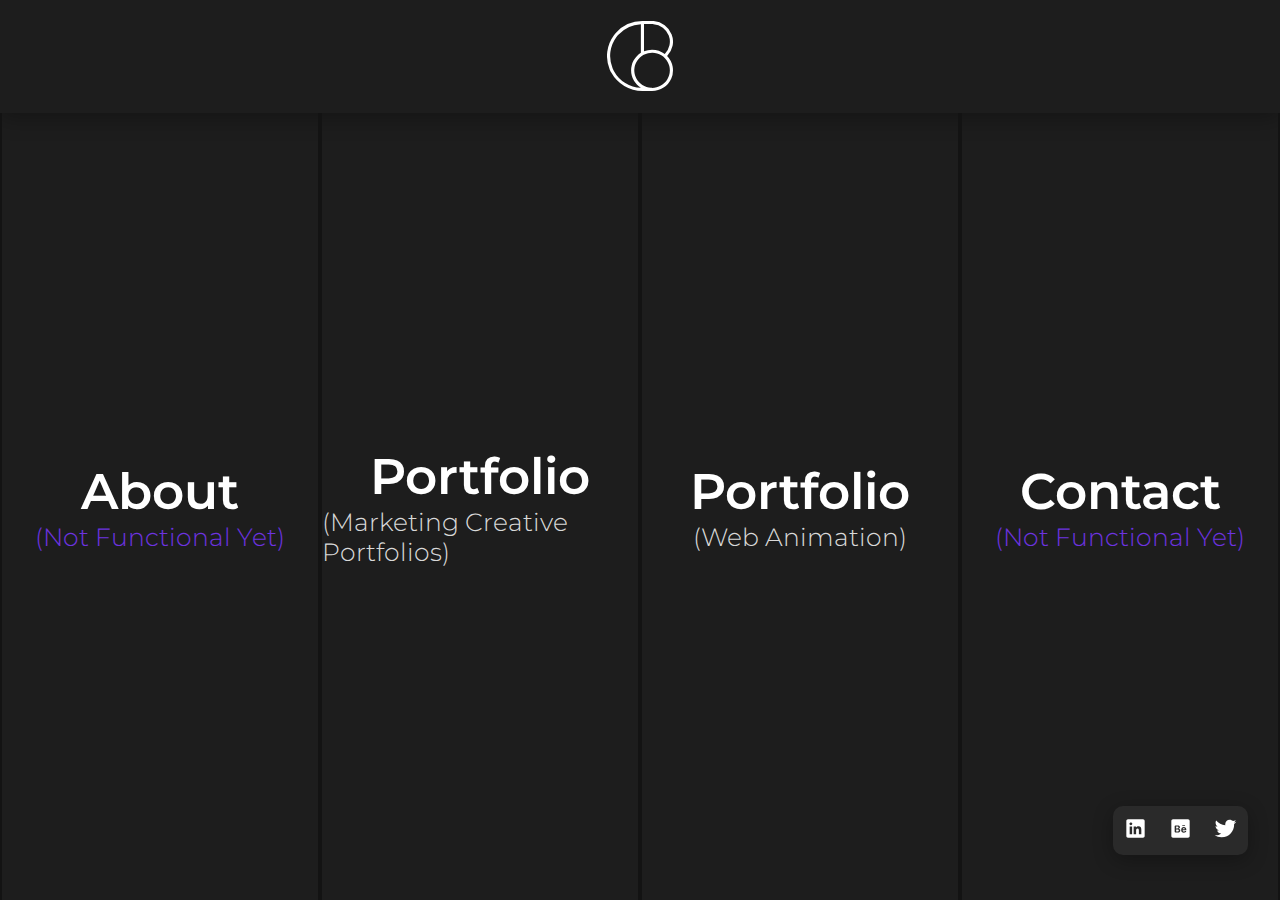
<file: index.html>
<!DOCTYPE html>
<html lang="en">
<head>
    <meta charset="UTF-8">
    <meta http-equiv="X-UA-Compatible" content="IE=edge">
    <meta name="viewport" content="width=device-width, initial-scale=1.0">
    <title>BD Designs | Home</title>
    <link rel="shortcut icon" href="images/logo-w.svg" type="image/x-icon">
    <link rel="stylesheet" href="css/index_styles.css">
    <link href="https://fonts.googleapis.com/css2?family=Montserrat:ital,wght@0,300;0,400;0,600;0,700;0,900;1,300;1,400;1,600;1,700;1,900&display=swap" rel="stylesheet">
</head>
<body>

    <section id="social-panel">
        <a href="https://www.linkedin.com/in/brendon-dale-9b37881ba/" target="_">
            <img src="images/linkedin.svg" alt="linked in logo" class="social-panel-icons">
        </a>
        <a href="https://www.behance.net/brendondale" target="_">
            <img src="images/behance.svg" alt="behance logo" class="social-panel-icons">
        </a>
        <a href="https://twitter.com/BrendonDale30" target="_">
            <img src="images/twitter.svg" alt="twitter logo" class="social-panel-icons">
        </a>
    </section>

    <nav id="nav">
        <a href="index.html" class="navitem">
            <img src="images/logo-w.svg" alt="brendon dale logo" class="navlogo">
        </a>
    </nav>

    <main id="main">
        <a href="#" class="division">
            <h1 class="font-white font-semibold">About</h1>
            <p1 class="font-accent2 font-light">(Not Functional Yet)</p1>
        </a>
        <a href="portfolio MCP.html" class="division">
            <h1 class="font-white font-semibold">Portfolio</h1>
            <p1 class="font-offwhite font-light">(Marketing Creative Portfolios)</p1>
        </a>
        <a href="#" class="division">
            <h1 class="font-white font-semibold">Portfolio</h1>
            <p1 class="font-offwhite font-light">(Web Animation)</p1>
        </a>
        <a href="#" class="division">
            <h1 class="font-white font-semibold">Contact</h1>
            <p1 class="font-accent2 font-light">(Not Functional Yet)</p1>
        </a>
    </main>

</body>
</html>
</file>
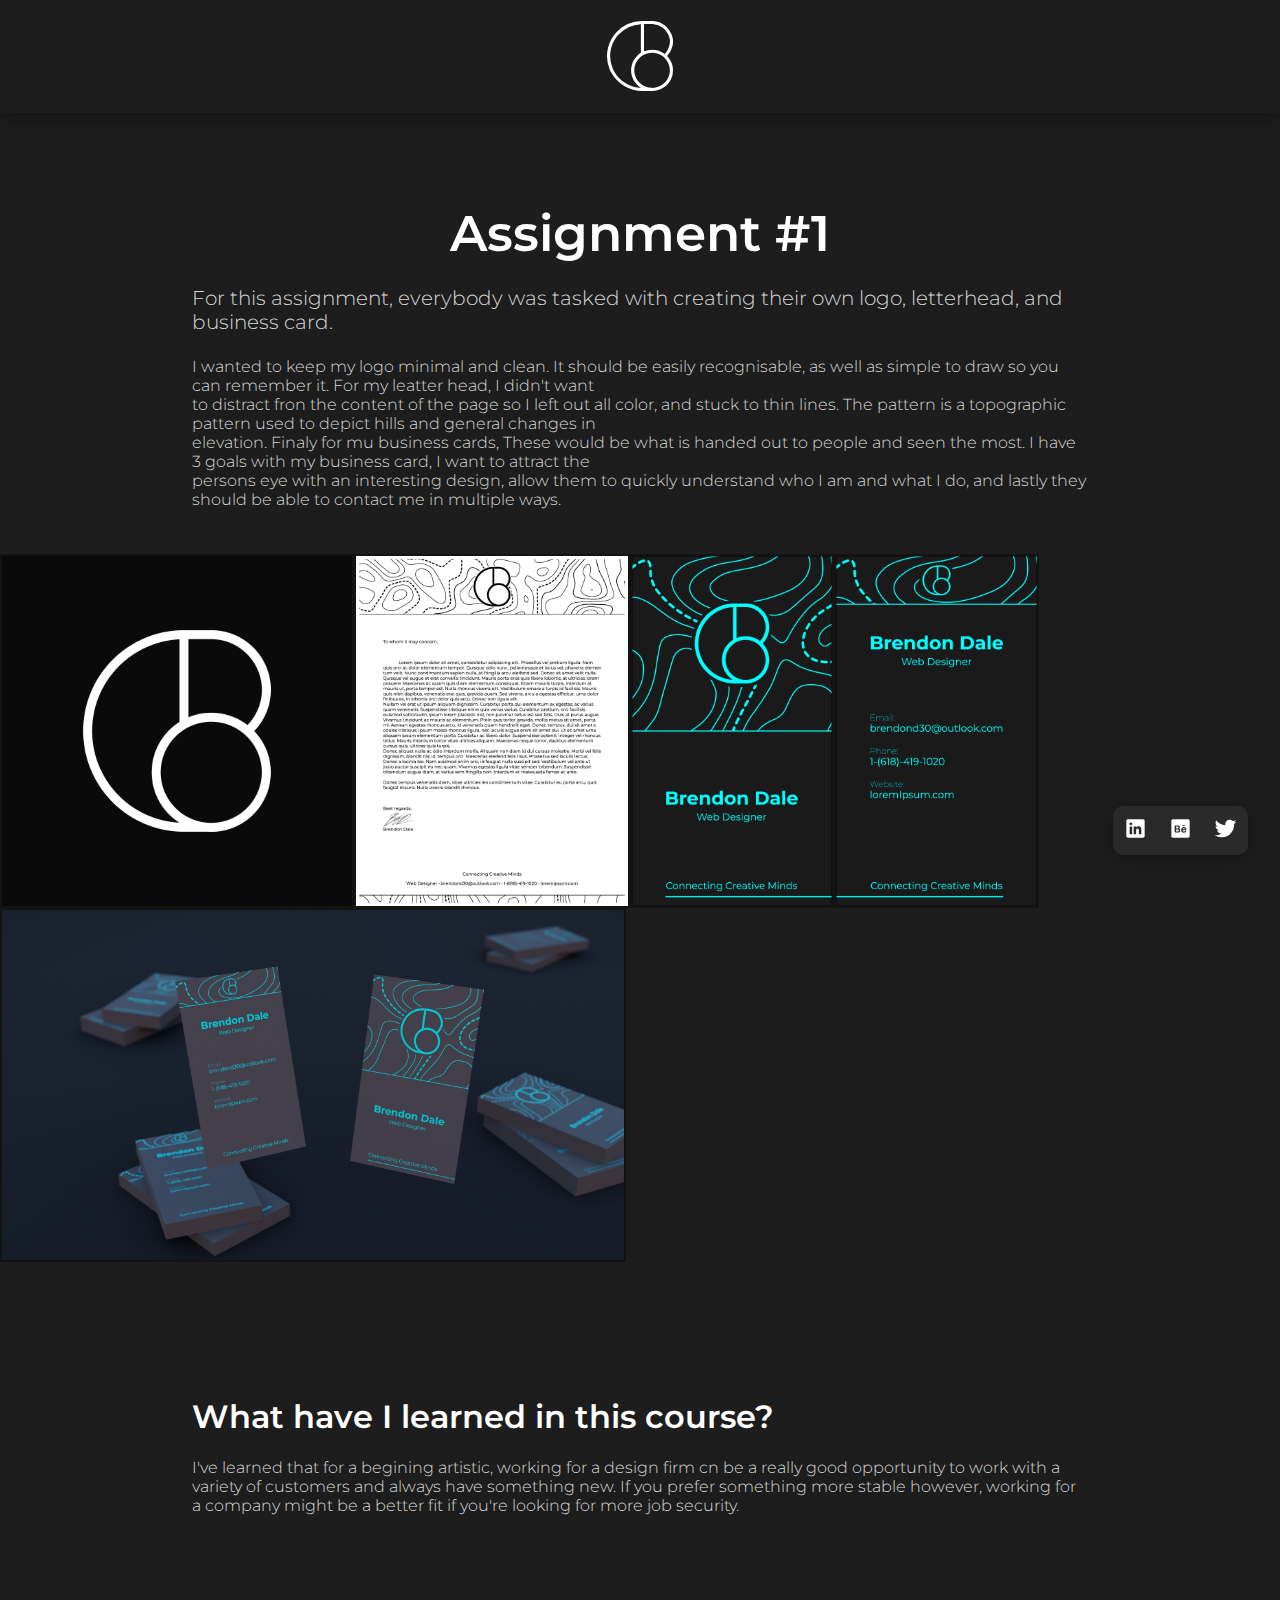
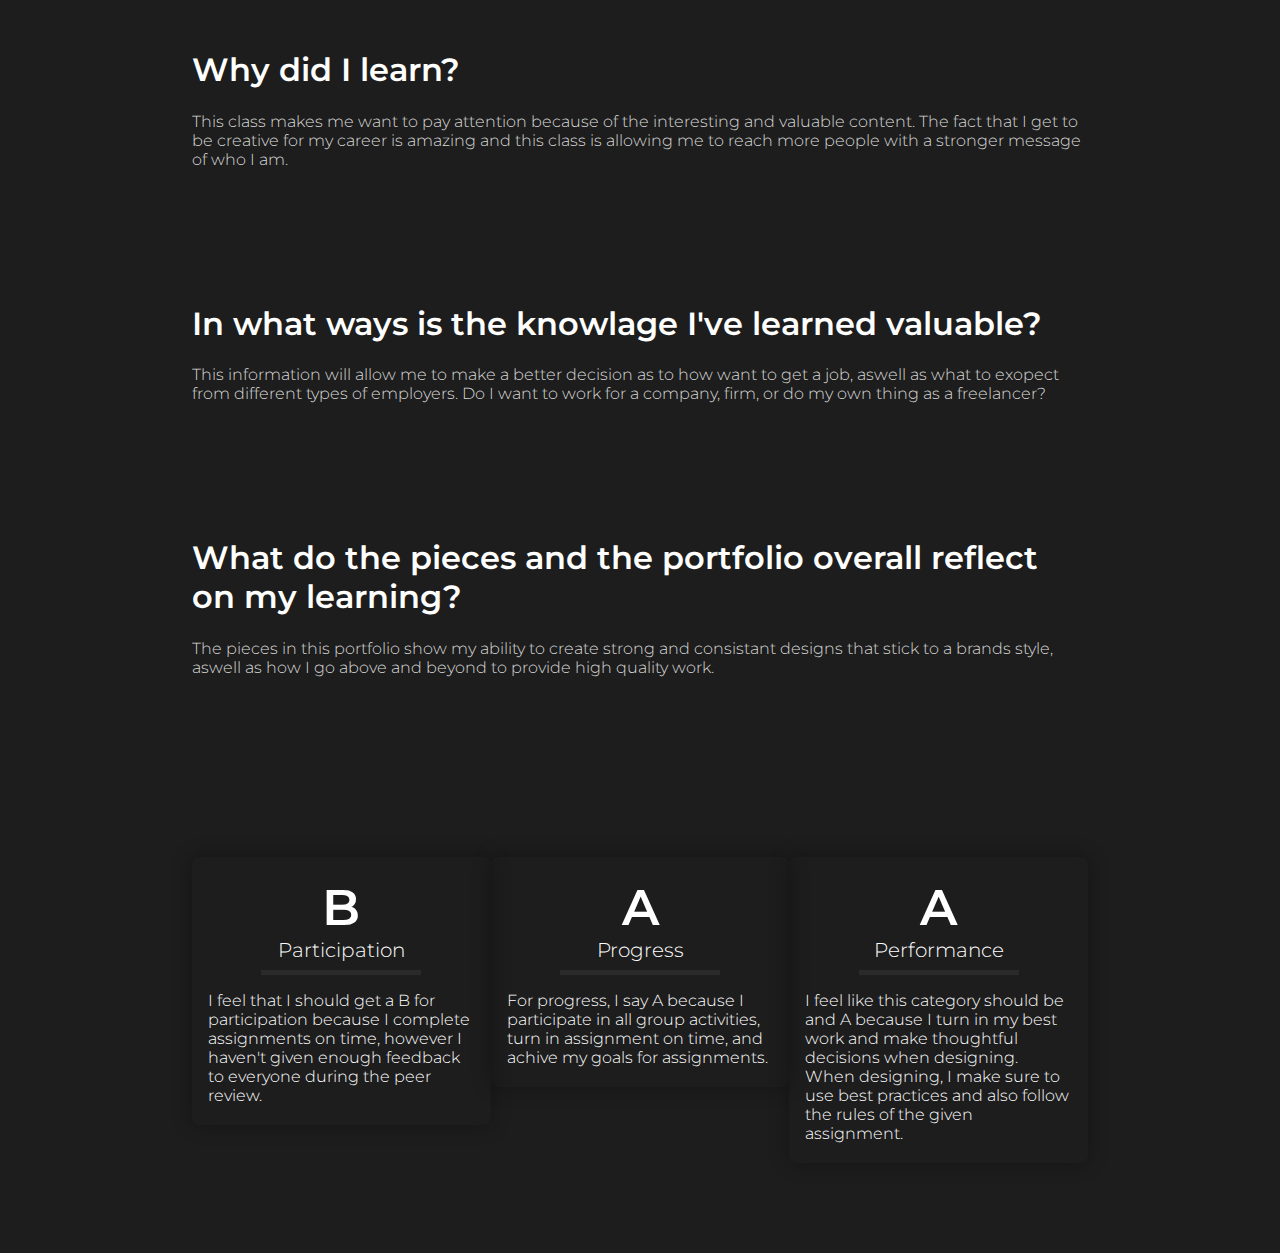
<file: portfolio MCP.html>
<!DOCTYPE html>
<html lang="en">
<head>
    <meta charset="UTF-8">
    <meta http-equiv="X-UA-Compatible" content="IE=edge">
    <meta name="viewport" content="width=device-width, initial-scale=1.0">
    <title>BD Designs | Portfolio (Marketing Creative Portfolios)</title>
    <link rel="shortcut icon" href="images/logo-w.svg" type="image/x-icon">
    <link rel="stylesheet" href="css/portfolioMCP_styles.css">
    <link href="https://fonts.googleapis.com/css2?family=Montserrat:ital,wght@0,300;0,400;0,600;0,700;0,900;1,300;1,400;1,600;1,700;1,900&display=swap" rel="stylesheet">
</head>
<body>

    <!-- Social Links -->

    <section id="social-panel">
        <a href="https://www.linkedin.com/in/brendon-dale-9b37881ba/" target="_">
            <img src="images/linkedin.svg" alt="linked in logo" class="social-panel-icons">
        </a>
        <a href="https://www.behance.net/brendondale" target="_">
            <img src="images/behance.svg" alt="behance logo" class="social-panel-icons">
        </a>
        <a href="https://twitter.com/BrendonDale30" target="_">
            <img src="images/twitter.svg" alt="twitter logo" class="social-panel-icons">
        </a>
    </section>

    <!-- Navigation Bar -->

    <nav id="nav">
        <a href="index.html" class="navitem">
            <img src="images/logo-w.svg" alt="brendon dale logo" class="navlogo">
        </a>
    </nav>

    <!-- Main Section -->

    <main id="main">
        <container id="intermission">
            <h1 class="font-white font-semibold">Assignment #1</h1>
            <p1 class="font-offwhite font-light margin-top">For this assignment, everybody was tasked with creating their own logo, letterhead, and business card.</p1>
            <p2 class="font-offwhite font-light margin-top">I wanted to keep my logo minimal and clean. It should be easily recognisable, as well as simple to draw so you can remember it. For my leatter head, I didn't want <br>
                to distract fron the content of the page so I left out all color, and stuck to thin lines. The pattern is a topographic pattern used to depict hills and general changes in <br>
                elevation. Finaly for mu business cards, These would be what is handed out to people and seen the most. I have 3 goals with my business card, I want to attract the<br>
                persons eye with an interesting design, allow them to quickly understand who I am and what I do, and lastly they should be able to contact me in multiple ways.
            </p2>
        </container>
        <container id="card-row">
            <a href="images/portfolio/logo.png" target="_" class="card">
                <img src="images/portfolio/logo.png" alt="logo" class="cover-fit">
            </a>
            <a href="images/portfolio/letterhead.png" target="_" class="card">
                <img src="images/portfolio/letterhead.png" alt="letter head" class="cover-fit">
            </a>
            <a href="images/portfolio/businesscardfront.png" target="_" class="card">
                <img src="images/portfolio/businesscardfront.png" alt="business card front" class="cover-fit">
            </a>
            <a href="images/portfolio/businesscardback.png" target="_" class="card">
                <img src="images/portfolio/businesscardback.png" alt="business card back" class="cover-fit">
            </a>
            <a href="images/portfolio/businesscardmockup.png" target="_" class="card">
                <img src="images/portfolio/businesscardmockup.png" alt="business card mockup" class="cover-fit">
            </a>
        </container>
    </main>

    <!-- Question Section -->

    <section id="question-section">
        <container id="question-container">
            <h2 class="font-white font-semibold">What have I learned in this course?</h2>
            <p2 class="font-offwhite font-light margin-top">I've learned that for a begining artistic, working for a design firm cn be a really good opportunity to work with a variety of customers and always have something new. If you prefer something more stable however, working for a company might be a better fit if you're looking for more job security.</p2>
        </container>
    </section>
    <section id="question-section">
        <container id="question-container">
            <h2 class="font-white font-semibold">Why did I learn?</h2>
            <p2 class="font-offwhite font-light margin-top">This class makes me want to pay attention because of the interesting and valuable content. The fact that I get to be creative for my career is amazing and this class is allowing me to 
                reach more people with a stronger message of who I am.</p2>
        </container>
    </section>
    <section id="question-section">
        <container id="question-container">
            <h2 class="font-white font-semibold">In what ways is the knowlage I've learned valuable?</h2>
            <p2 class="font-offwhite font-light margin-top">This information will allow me to make a better decision as to how want to get a job, aswell as what to exopect from different types of employers. Do I want to work for a company, firm, 
                or do my own thing as a freelancer?
        </container>
    </section>
    <section id="question-section">
        <container id="question-container">
            <h2 class="font-white font-semibold">What do the pieces and the portfolio overall reflect on my learning?</h2>
            <p2 class="font-offwhite font-light margin-top">The pieces in this portfolio show my ability to create strong and consistant designs that stick to a brands style, aswell as how I go above and beyond to provide high quality work.</p2>
        </container>
    </section>

    <!-- Grade Card Section -->

    <section id="grade-section">

            <container class="grade-card">
                        <div class="grade-top">
                                <h1 class="font-white font-semibold text-center">B</h1>
                                <p1 class="font-white font-light text-center">Participation</p1>
                        </div>
                        <div class="grade-bottom">
                                <p2 class="font-white font-light text-left">I feel that I should get a B for participation because I complete assignments on time, however I haven't given enough feedback to everyone during the peer review.</p2>
                        </div>
            </container>

            <container class="grade-card">
                        <div class="grade-top">
                                <h1 class="font-white font-semibold text-center">A</h1>
                                <p1 class="font-white font-light text-center">Progress</p1>
                        </div>
                        <div class="grade-bottom">
                                <p2 class="font-white font-light text-left">For progress, I say A because I participate in all group activities, turn in assignment on time, and achive my goals for assignments.</p2>
                        </div>
            </container>

            <container class="grade-card">
                        <div class="grade-top">
                                <h1 class="font-white font-semibold text-center">A</h1>
                                <p1 class="font-white font-light text-center">Performance</p1>
                        </div>
                        <div class="grade-bottom">
                                <p2 class="font-white font-light text-left">I feel like this category should be and A because I turn in my best work and make thoughtful decisions when designing. When designing, I make sure to use best practices and also follow the rules of the given assignment.</p2>
                        </div>
            </container>

    </section>

</body>
</html>
</file>
<file: css/index_styles.css>
:root {
    /* Colors */
    --Grey1: #1D1D1D;
    --Grey2: #131313;
    --Grey3: #2A2A2A;
    --White1: #FFFFFF;
    --White2: #D9D9D9;
    --accent: #4915AF;
    --accent2: #6d33e0;
    /* Font Weights */
    --light: 300;
    --regular: 400;
    --semibold: 600;
    --bold: 700;
    --black: 900;
}

* {
    margin: 0px;
    padding: 0px;
}

html {
    background-color: var(--Grey1);
    width: 100vw;
    height: 100vh;
    font-size: 16px;
    color: var(--White1);
    overflow-y: visible;
    overflow-x: hidden;
}

body {
    display: flex;
    align-items: center;
    justify-content: center;
    flex-direction: column;
}

/*    ~    Syntax Styles    ~    */

ul, li, a, href {
    text-decoration: none;
    list-style: none;
}

/*    ~    Font Styles    ~    */

h1 {
    font-family: 'Montserrat', sans-serif;
    font-size: 3.125rem;
}

p1 {
    font-family: 'Montserrat', sans-serif;
    font-size: 1.563rem;
}

.font-black {
    font-weight: var(--black);
}

.font-bold {
    font-weight: var(--bold);
}

.font-semibold {
    font-weight: var(--semibold);
}

.font-regular {
    font-weight: var(--regular);
}

.font-light {
    font-weight: var(--light);
}

.font-white {
    color: var(--White1);
}

.font-offwhite {
    color: var(--White2);
}

.font-accent2 {
    color: var(--accent2);
}

/*    ~    Social Media Buttons    ~    */

#social-panel {
    position: fixed;
    bottom: 5vh;
    right: 2.5vw;
    width: auto;
    display: flex;
    align-items: center;
    justify-content: space-between;
    background-color: var(--Grey3);
    border-radius: 10px;
    box-shadow: 0px 5px 20px rgba(0, 0, 0, 0.3);
}

.social-panel-icons {
    height: 25px;
    padding: 10px;
}

/*    ~    Nav Bar    ~    */

#nav {
    display: flex;
    align-items: center;
    justify-content: center;
    width: 100vw;
    height: 12.5vh;
    background-color: var(--Grey1);
    box-shadow: 0px 5px 20px rgba(0, 0, 0, 0.3);
}

.navitem {
    display: flex;
    align-items: center;
    justify-content: center;
}

.navlogo {
    display: flex;
    align-items: center;
    justify-content: center;
    height: 70px;
}

/*    ~    Page Selection    ~    */

#main {
    display: flex;
    align-items: center;
    justify-content: center;
    flex-direction: row;
    flex-wrap: nowrap;
    width: 100vw;
    height: 87.5vh;
    overflow: hidden;
}

.division {
    display: flex;
    flex-direction: column;
    align-items: center;
    justify-content: center;
    width: calc(100vw/3);
    height: inherit;
    border-left: 2px solid var(--Grey2);
    border-right: 2px solid var(--Grey2);
    box-shadow: 0px 5px 20px rgba(0, 0, 0, 0);
    transition: 500ms;
}

.division:hover {
    width: calc(100vw/2.75);
    box-shadow: 0px 0px 30px rgba(0, 0, 0, 0.3);
}
</file>
<file: css/portfolioMCP_styles.css>
:root {
    /* Colors */
    --Grey1: #1D1D1D;
    --Grey2: #131313;
    --Grey3: #2A2A2A;
    --White1: #FFFFFF;
    --White2: #D9D9D9;
    --accent: #4915AF;
    /* Font Weights */
    --light: 300;
    --regular: 400;
    --semibold: 600;
    --bold: 700;
    --black: 900;
}

* {
    margin: 0px;
    padding: 0px;
}

html {
    background-color: var(--Grey1);
    width: 100vw;
    font-size: 16px;
    color: var(--White1);
    overflow-y: visible;
    overflow-x: hidden;
}

body {
    display: flex;
    align-items: center;
    justify-content: center;
    flex-direction: column;
}

/*    ~    Syntax Styles    ~    */

ul, li, a, href {
    text-decoration: none;
    list-style: none;
}

/*    ~    Font Styles    ~    */

h1 {
    font-family: 'Montserrat', sans-serif;
    font-size: 3.125rem;
}

h2 {
    font-family: 'Montserrat', sans-serif;
    font-size: 2rem;
}

p1 {
    font-family: 'Montserrat', sans-serif;
    font-size: 1.25rem;
}

p2 {
    font-family: 'Montserrat', sans-serif;
    font-size: 1rem;
}

.font-black {
    font-weight: var(--black);
}

.font-bold {
    font-weight: var(--bold);
}

.font-semibold {
    font-weight: var(--semibold);
}

.font-regular {
    font-weight: var(--regular);
}

.font-light {
    font-weight: var(--light);
}

.font-white {
    color: var(--White1);
}

.font-offwhite {
    color: var(--White2);
}

/*    ~    Modifiers    ~    */

.margin-top {
    margin-top: 2.5vh;
}

/*    ~    Social Media Buttons    ~    */

#social-panel {
    position: fixed;
    bottom: 5vh;
    right: 2.5vw;
    width: auto;
    display: flex;
    align-items: center;
    justify-content: space-between;
    background-color: var(--Grey3);
    border-radius: 10px;
    box-shadow: 0px 5px 20px rgba(0, 0, 0, 0.3);
}

.social-panel-icons {
    height: 25px;
    padding: 10px;
}

/*    ~    Nav Bar    ~    */

#nav {
    display: flex;
    align-items: center;
    justify-content: center;
    width: 100vw;
    height: 12.5vh;
    background-color: var(--Grey1);
    box-shadow: 0px 5px 20px rgba(0, 0, 0, 0.3);
}

.navitem {
    display: flex;
    align-items: center;
    justify-content: center;
}

.navlogo {
    display: flex;
    align-items: center;
    justify-content: center;
    height: 70px;
}

/*    ~    Main Section Setup    ~    */

#main {
    margin-top: 5vh;
    margin-bottom: 10vh;
    display: flex;
    align-items: center;
    justify-content: center;
    flex-direction: column;
    width: 100vw;
    overflow: hidden;
}

/*    ~    Intermission Styles    ~    */

#intermission {
    display: flex;
    flex-direction: column;
    align-items: center;
    justify-content: center;
    width: 70vw;
    margin: 5vh 0px;
}

/*    ~    Card Row Styles    ~    */

.card-row {
    display: flex;
    align-items: center;
    justify-content: center;
    flex-direction: row;
    height: 21.875rem;
    width: 100vw;
}

.card {
    display: flex;
    align-items: center;
    justify-content: center;
    width: auto;
    height: 21.875rem;
    border: 2px solid var(--Grey2);
    box-shadow: 0px 5px 20px rgba(0, 0, 0, 0);
    transition: 500ms;
    float: left;
    overflow: hidden;
}

.card:hover {
    box-shadow: 0px 0px 30px rgba(0, 0, 0, 0.3);
}

.cover-fit {
    height: 21.875rem;
}

/*    ~    Question Section Setup    ~    */

#question-section {
    display: flex;
    align-items: center;
    justify-content: center;
    flex-direction: column;
    width: 70vw;
    margin: 5vh 0px;
    overflow: hidden;
}

#question-container {
    margin-bottom: 5vh;
    display: flex;
    flex-direction: column;
    justify-content: center;
}

/*    ~    Grade Card Styles    ~    */

#grade-section {
    display: flex;
    flex-direction: row;
    align-items: flex-start;
    justify-content: space-between;
    width: 70vw;
    margin: 10vh 0px;
}

.grade-card {
    height: auto;
    width: 21.875rem;
    display: flex;
    flex-direction: column;
    align-items: center;
    justify-content: center;
    padding: 1.25rem 1rem;
    background-color: var(--grey1);
    border-radius: 0.5rem;
    transition: 500ms;
    box-shadow: 0px 0px 20px rgba(0, 0, 0, 0.3);
}

.grade-card:hover {
    box-shadow: 0px 0px 30px rgba(0, 0, 0, 0.3);
}

.grade-top {
    display: flex;
    flex-direction: column;
    align-items: center;
    justify-content: center;
    padding-bottom: 0.5rem;
    border-bottom: solid 5px var(--Grey3);
    width: 60%;
}

.grade-bottom {
    display: flex;
    justify-content: center;
    margin-top: 1rem;
}

.text-center {
    text-align: center;
}

.text-left {
    text-align: left;
}
</file>
